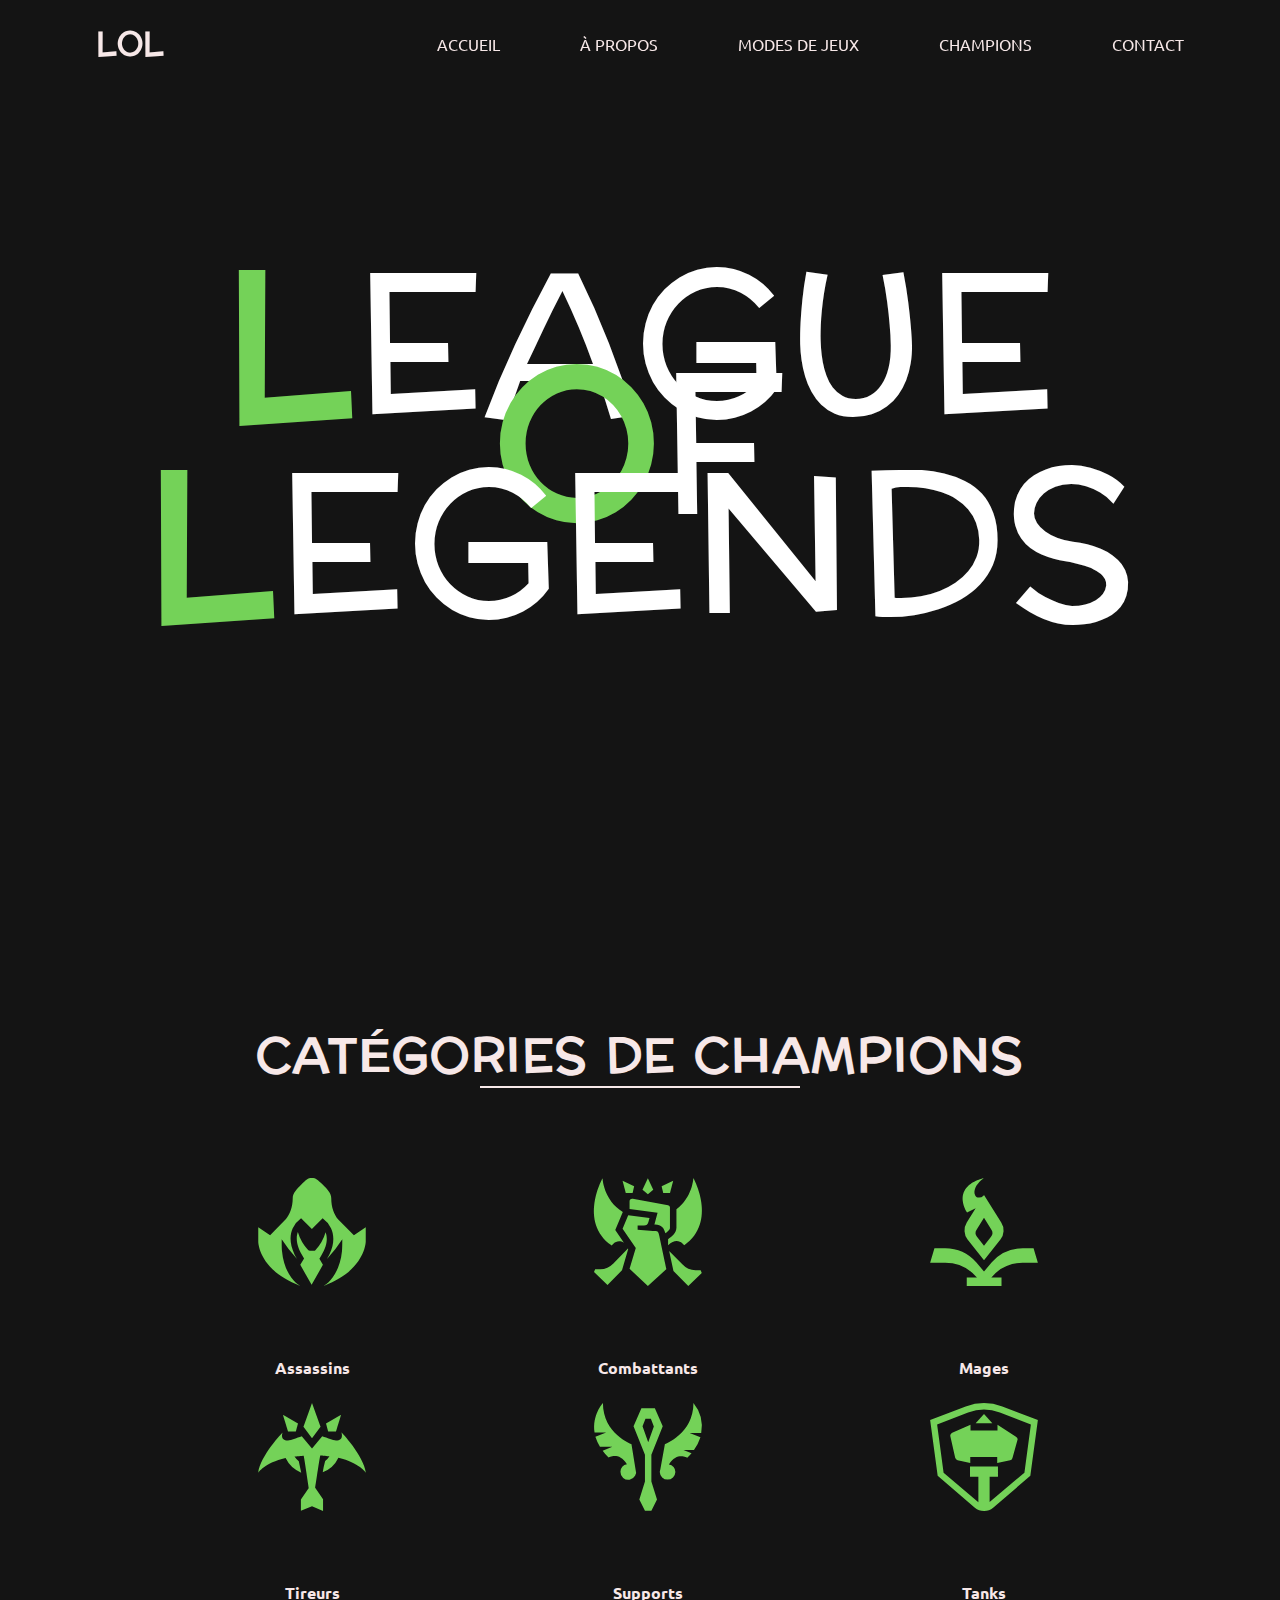
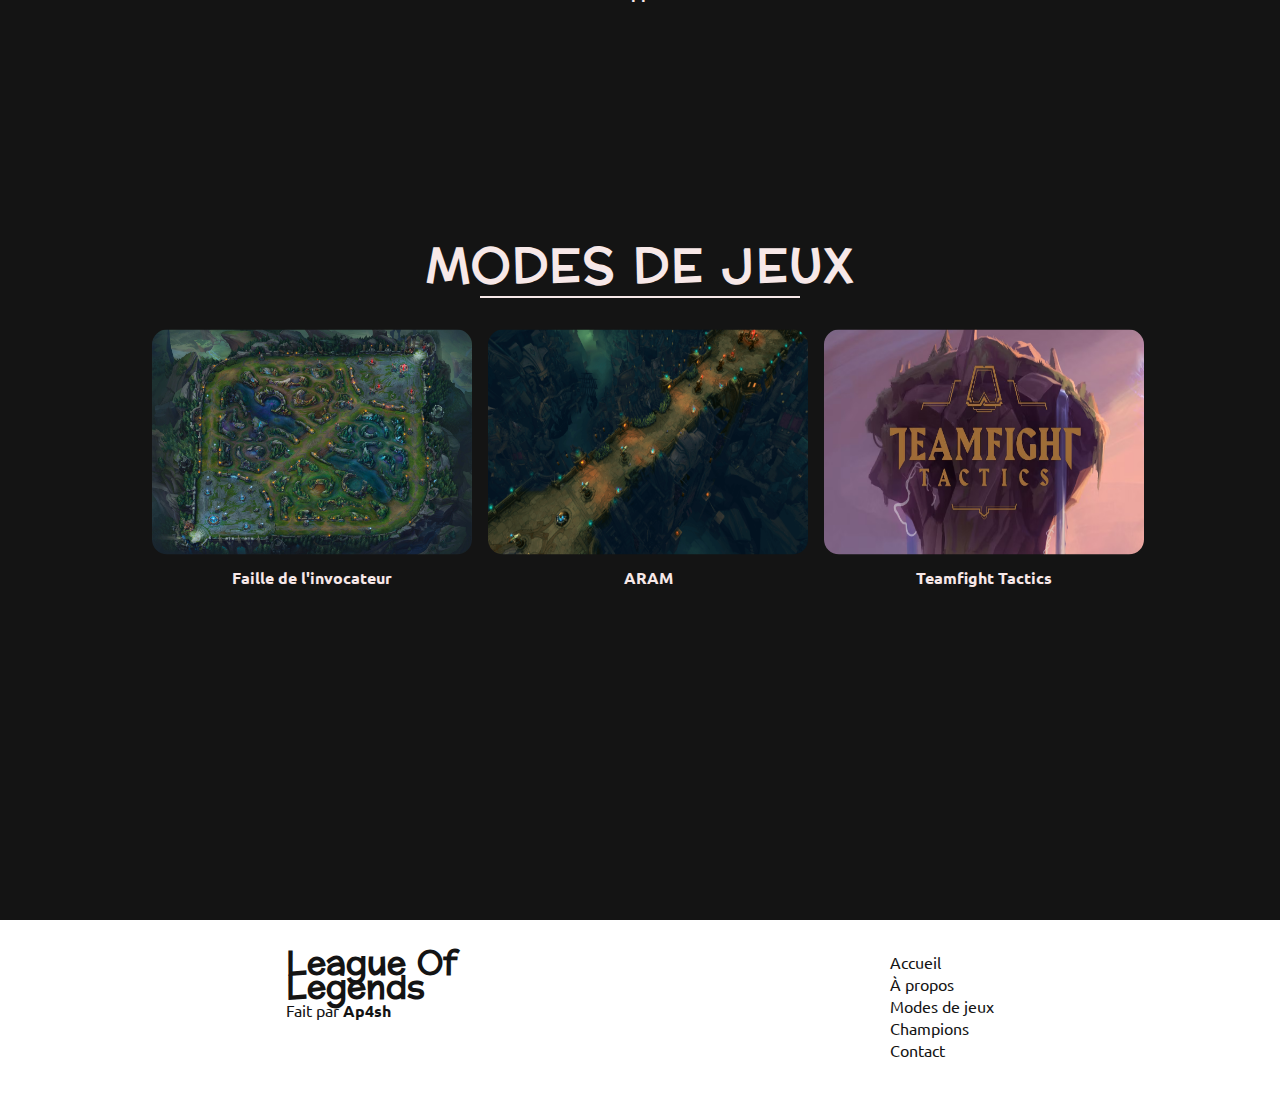
<file: index.html>
<!DOCTYPE html>
<html lang="en">
	<head>
		<!-- Métadonnées du document -->
		<meta charset="UTF-8" />
		<meta name="viewport" content="width=device-width, initial-scale=1.0" />
		<!-- Titre de la page -->
		<title>League Of Legends</title>
		<!-- Liens vers les feuilles de style -->
		<link rel="stylesheet" href="./public/css/main.css" />
		<link rel="stylesheet" href="./public/css/index.css" />
	</head>
	<body>
		<!-- Conteneur principal de la page -->
		<div class="container">
			<!-- Section principale de la page -->
			<section class="mainSection">
				<!-- Barre de navigation -->
				<nav>
					<!-- Logo de la barre de navigation -->
					<div class="navLogo">
						<a href="#">LOL</a>
					</div>
					<!-- Liens de navigation -->
					<div class="navLinks">
						<a href="index.html">Accueil</a>
						<a href="apropos.html">À propos</a>
						<a href="modes.html">Modes de jeux</a>
						<a href="champions.html">Champions</a>
						<a href="contact.html">Contact</a>
					</div>
				</nav>
				<!-- Titre principal de la page -->
				<h1>
					<span>L</span>eague <span>O</span>f <span>L</span>egends
				</h1>
			</section>

			<!-- Section des catégories d'agents -->
			<section class="agentsCategories">
				<!-- Titre des catégories d'agents -->
				<h1 class="title">Catégories de champions</h1>
				<!-- Catégories d'agents -->
				<div class="categories">
					<!-- Carrousel des catégories d'agents -->
					<div class="carousel">
						<!-- Catégorie d'Assassins -->
						<div class="category">
							<svg viewBox="0 0 100 100">
								<path
									d="M56.59,73.71l1.67-2.88c5.75-9.34,5.51-16,3.83-20.59a39.78,39.78,0,0,1-9.1,16,2,2,0,0,1-1.43.48H48.2A2.17,2.17,0,0,1,46.53,66a39.78,39.78,0,0,1-9.1-16c-1.68,4.55-1.68,11.26,3.83,20.59l1.68,2.88-3.36,5.75h0L49.64,96.94,59.7,79.22Z"
								></path>
								<path
									d="M73.11,38.74c-3.35-4.31-6-10-6-18.91,0-4.07-3.59-8.15-7.66-12-4.79-4.31-5.75-5.74-9.58-5.74h0c-3.83,0-4.79,1.43-9.34,5.74-4.07,3.83-7.66,7.91-7.66,12,0,8.86-2.88,14.6-6,18.68L12.76,52.87,2.23,45.69V58.62S2.47,84,39.58,97.89c0,0-14.13-7.18-16.28-31.13-.24-1.67-.24-9.1-.24-10.29A119.77,119.77,0,0,0,36.71,74h0c-.72-1.2-1.44-2.64-2.16-3.83-5-10.54-4.07-18.2-1.67-23.47a22.77,22.77,0,0,1,7.42-8.86l9.58,9.58h0l9.58-9.58a22.77,22.77,0,0,1,7.42,8.86c2.4,5.27,3.59,12.93-1.43,23.23C64.73,71.31,64,72.51,63.29,74h0A119.77,119.77,0,0,0,76.94,56.47c0,1.19,0,8.62-.24,10.29C74.31,90.71,60.42,97.89,60.42,97.89,97.53,84,97.77,58.62,97.77,58.62V45.69L87.24,52.87Z"
								></path>
							</svg>
							<h1 class="categoryName">Assassins</h1>
						</div>
						<!-- Catégorie de Combattants -->
						<div class="category">
							<svg viewBox="0 0 100 100">
								<path
									d="M67.84,56.35v5.5h0c8.62-8.62,14.37,0,14.37,0C112.14,40.78,90.35,2,90.35,2s-.72,17.24-15.08,27.77V46.29c-.24,4.79-3.84,7.9-7.43,10.06"
								></path>
								<path
									d="M17.79,62.09s4.07-6.46,10.78-2.63L20.91,48.2l6.7-16c-17.24-10.54-18-29.93-18-29.93S-12.14,41,17.79,62.09"
								></path>
								<path
									d="M26.89,83.89,32.4,65.21l-.24-.48L19.23,77.9A17.78,17.78,0,0,1,7.5,83.17H3L2,85.56l12,11.5Z"
								></path>
								<path
									d="M92.27,83.89a16.24,16.24,0,0,1-11.74-5.27L68.8,66.88,72.63,84.6,85.8,98l12-11.49-1-2.4Z"
								></path>
								<path
									d="M55.87,42.7c0,.24-.24.48-.24.71h.72c5.75.48,7.66,2.64,9.1,7.67a9.35,9.35,0,0,0,2.39-1.92c1-1,1.68-1.67,1.68-2.63V28.09a2,2,0,0,0-1.68-1.92L36.47,20.43H36a2.39,2.39,0,0,0-2.39,2.39v6.71l24.9,3.35Z"
								></path>
								<path
									d="M60.18,54c-1.2-5.27-1.44-4.55-5.75-4.79L40.78,48V44.13h5.51A4.09,4.09,0,0,0,50.36,41l1-3.35L32.4,35l-5,12.22,11.74,17L33.6,82.69,49.88,98,66.41,82.93s-6.23-28.5-6.23-29"
								></path>
								<path
									d="M49.88,2.23,45.09,12.52l4.79,3.83,4.79-3.83Z"
								></path>
								<path d="M62.1,9.41l1.43,6h6l2.87-11Z"></path>
								<path
									d="M30.25,15.4h6l.24-.72,1.2-5.27-10.3-5Z"
								></path>
							</svg>
							<h1 class="categoryName">Combattants</h1>
						</div>
						<!-- Catégorie de Mages -->
						<div class="category">
							<svg viewBox="0 0 100 100">
								<path
									d="M84.48,77.3H97.89L94.06,64.37H84.48A36.73,36.73,0,0,0,56.94,76.82L50,85l-6.94-8.14A36.73,36.73,0,0,0,15.52,64.37H5.94L2.11,77.3H15.52A36.73,36.73,0,0,1,43.06,89.75l.71.72h-9.1v7.42h30.9V90.47h-9.1l.71-.72A35.85,35.85,0,0,1,84.48,77.3"
								></path>
								<path
									d="M56.23,54.31,50,62.21l-6.23-7.9a5.42,5.42,0,0,1-.24-6.47L50,37.31l6.47,10.53a5.42,5.42,0,0,1-.24,6.47M42.58,28.93,34.67,41.62a13.37,13.37,0,0,0,.72,15.09L50,75.14,64.61,56.71a13,13,0,0,0,.72-15.09L50,17l-.48.72a5.58,5.58,0,0,1-4.31,1.68c-4.07,0-7.18-8.62,4.55-17.24,0,0-28.74,5.5-14.85,30.41Z"
								></path>
							</svg>
							<h1 class="categoryName">Mages</h1>
						</div>
					</div>
					<div class="carousel">
						<!-- Catégorie de Tireurs -->
						<div class="category">
							<svg viewBox="0 0 100 100">
								<path
									d="M28.69,27.25h6.94l1.92-6.94L24.14,12.4Z"
								></path>
								<path
									d="M71.31,27.25,75.86,12.4,62.45,20.31l1.92,6.94Z"
								></path>
								<path
									d="M71.31,35.39c-1.43,0-12.21-3.83-12.21-3.83L50,42.34,40.9,31.56s-10.54,3.83-12.21,3.83c-7.67,0-4.79-7.18-4.79-7.18S4.26,48.32,2.11,64.13c0,0,5.74-8.86,24.42-13.17A26.22,26.22,0,0,0,40.42,63.89c-.72-3.11-1.44-6.71-2.15-10.06a22.36,22.36,0,0,1-3.84-4.31c.72,0,7.19-.72,8.15-.72.71,2.64,4.55,28.74,4.55,28.74l-7,10.3v10L50,93.82l9.82,4.07V87.6l-7-10.3s3.84-26.1,4.55-28.74c.72,0,7.19.72,8.15.72a16.52,16.52,0,0,1-3.84,4.31,98.08,98.08,0,0,0-2.15,10.06A25.33,25.33,0,0,0,73.47,50.72c18.68,4.55,24.42,13.17,24.42,13.17C95.74,48.32,76.1,28,76.1,28s2.88,7.42-4.79,7.42"
								></path>
								<path
									d="M50,2.11,42.34,23.42h.24L50,33.24l7.42-9.82h.24Z"
								></path>
							</svg>
							<h1 class="categoryName">Tireurs</h1>
						</div>
						<!-- Catégorie de Supports -->
						<div class="category">
							<svg viewBox="0 0 100 100">
								<path
									d="M90.4,2.11C90.4,29.41,65,38.74,65,38.74L60.94,61a8.39,8.39,0,0,0-.48,2.39,6.95,6.95,0,0,0,13.89,0,6.7,6.7,0,0,0-5.75-6.7c6.71-11.5,16.29-6,16.29-6,1.43-1.44,2.63-2.88,3.83-4.07l-7.19-2.88h9.34a38.5,38.5,0,0,0,5.75-11.25L87,28.69h10.3A33,33,0,0,0,90.4,2.11"
								></path>
								<path
									d="M35.32,38.74S9.93,29.41,9.93,2.11c0,0-9.82,10.77-7.42,26.1h10.3L3.23,32A41.09,41.09,0,0,0,7.3,40.9h11L9.69,44.49a39.83,39.83,0,0,0,5.27,6s9.58-5.51,16.29,6a6.7,6.7,0,0,0-5.75,6.7,6.95,6.95,0,1,0,13.41-2.39Z"
								></path>
								<path
									d="M45.14,22.7,47.77,16h4.79l2.63,6.94-5,13.89Zm-1-16-7,16L47.29,48.08V71.79l-5,16,5,10H53l5-10-5-16V48.08L63.1,22.7l-7-16Z"
								></path>
							</svg>

							<h1 class="categoryName">Supports</h1>
						</div>
						<!-- Catégorie de Tanks -->
						<div class="category">
							<svg viewBox="0 0 100 100">
								<path
									d="M85.92,63.89,55,90V67.48h7.42v-9.1H37.55v9.1H45V90.23L14.08,63.89,8.33,21,35.87,10.49a39.13,39.13,0,0,1,28.26,0L91.67,21ZM66.28,5A47.61,47.61,0,0,0,33.72,5L2.11,17.19l6.7,49.57L41.86,95A13,13,0,0,0,50,97.89,12.5,12.5,0,0,0,58.14,95L91.19,66.76l6.7-49.57Z"
								></path>
								<path
									d="M78.74,32.28,62,21.26v5.27H38V21.26L21.74,28.45a2.9,2.9,0,0,0-1.67,3.11l4.31,19.16a3.22,3.22,0,0,0,2.15,2.15l11.26,2.4V50H61.73v5.27l11.5-2.4a2.52,2.52,0,0,0,2.15-2.15l4.31-15.57a2.39,2.39,0,0,0-1-2.87"
								></path>
								<path d="M57.42,20.07H42.58L50,11.68Z"></path>
							</svg>
							<h1 class="categoryName">Tanks</h1>
						</div>
					</div>
				</div>
			</section>

			<!-- Section des modes de jeux -->
			<section class="agentsCategories">
				<!-- Titre des modes de jeux -->
				<h1 class="title">Modes de jeux</h1>
				<!-- Catégories des modes de jeux -->
				<div class="categories">
					<!-- Carrousel des modes de jeux -->
					<div class="carousel">
						<!-- Catégorie Faille de l'invocateur -->
						<div class="category">
							<img
								src="./public/assets/png/faille.webp"
								alt="faille invocateur"
							/>
							<h1 class="place">Faille de l'invocateur</h1>
						</div>
						<!-- Catégorie ARAM -->
						<div class="category">
							<img
								src="./public/assets/png/aram.png"
								alt="aram"
							/>
							<h1 class="place">ARAM</h1>
						</div>
						<!-- Catégorie Teamfight Tactics -->
						<div class="category">
							<img
								src="./public/assets/png/teamfight.avif"
								alt="teamfight Tactics"
							/>
							<h1 class="place">Teamfight Tactics</h1>
						</div>
					</div>
				</div>
			</section>

			<!-- Section du pied de page -->
			<section class="footer">
				<!-- Grille du pied de page -->
				<div class="grid">
					<!-- Partie gauche du pied de page -->
					<div class="leftSide">
						<!-- Titre du pied de page -->
						<h1 class="title">League Of Legends</h1>
						<p>Fait par <b>Ap4sh</b></p>
					</div>
					<!-- Partie droite du pied de page -->
					<div class="rightSide">
						<!-- Liste des liens de navigation dans le pied de page -->
						<ul>
							<li><a href="index.html">Accueil</a></li>
							<li><a href="apropos.html">À propos</a></li>
							<li><a href="modes.html">Modes de jeux</a></li>
							<li><a href="champions.html">Champions</a></li>
							<li><a href="contact.html">Contact</a></li>
						</ul>
					</div>
				</div>
			</section>
		</div>
	</body>
</html>
</file>
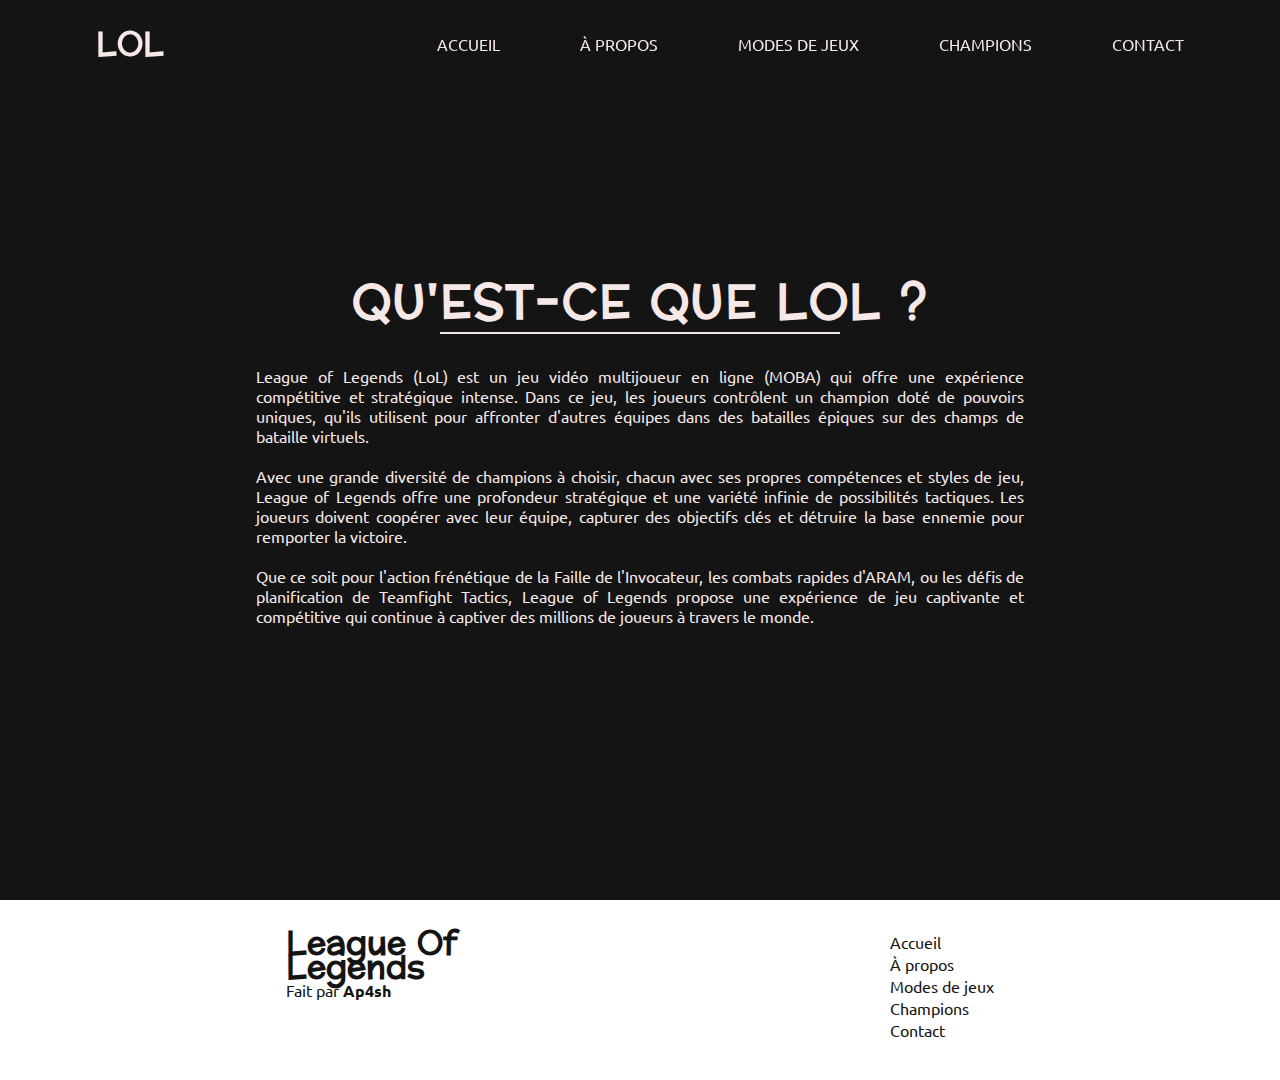
<file: apropos.html>
<!DOCTYPE html>
<html lang="en">
	<head>
		<!-- Métadonnées du document -->
		<meta charset="UTF-8" />
		<meta name="viewport" content="width=device-width, initial-scale=1.0" />
		<!-- Titre de la page -->
		<title>League Of Legends</title>
		<!-- Liens vers les feuilles de style -->
		<link rel="stylesheet" href="./public/css/main.css" />
		<link rel="stylesheet" href="./public/css/apropos.css" />
	</head>
	<body>
		<!-- Conteneur principal de la page -->
		<div class="container">
			<!-- Section principale de la page -->
			<nav>
				<!-- Logo de la barre de navigation -->
				<div class="navLogo">
					<a href="#">LOL</a>
				</div>
				<!-- Liens de navigation -->
				<div class="navLinks">
					<a href="index.html">Accueil</a>
					<a href="apropos.html">À propos</a>
					<a href="modes.html">Modes de jeux</a>
					<a href="champions.html">Champions</a>
					<a href="contact.html">Contact</a>
				</div>
			</nav>

			<section class="content">
				<div class="title">
					<h1>Qu'est-ce que LoL ?</h1>
				</div>

				<p class="description">
					League of Legends (LoL) est un jeu vidéo multijoueur en
					ligne (MOBA) qui offre une expérience compétitive et
					stratégique intense. Dans ce jeu, les joueurs contrôlent un
					champion doté de pouvoirs uniques, qu'ils utilisent pour
					affronter d'autres équipes dans des batailles épiques sur
					des champs de bataille virtuels.

					<br /><br />Avec une grande diversité de champions à
					choisir, chacun avec ses propres compétences et styles de
					jeu, League of Legends offre une profondeur stratégique et
					une variété infinie de possibilités tactiques. Les joueurs
					doivent coopérer avec leur équipe, capturer des objectifs
					clés et détruire la base ennemie pour remporter la victoire.

					<br /><br />Que ce soit pour l'action frénétique de la
					Faille de l'Invocateur, les combats rapides d'ARAM, ou les
					défis de planification de Teamfight Tactics, League of
					Legends propose une expérience de jeu captivante et
					compétitive qui continue à captiver des millions de joueurs
					à travers le monde.
				</p>
			</section>

			<!-- Section du pied de page -->
			<section class="footer">
				<!-- Grille du pied de page -->
				<div class="grid">
					<!-- Partie gauche du pied de page -->
					<div class="leftSide">
						<!-- Titre du pied de page -->
						<h1 class="title">League Of Legends</h1>
						<p>Fait par <b>Ap4sh</b></p>
					</div>
					<!-- Partie droite du pied de page -->
					<div class="rightSide">
						<!-- Liste des liens de navigation dans le pied de page -->
						<ul>
							<li><a href="index.html">Accueil</a></li>
							<li><a href="apropos.html">À propos</a></li>
							<li><a href="modes.html">Modes de jeux</a></li>
							<li><a href="champions.html">Champions</a></li>
							<li><a href="contact.html">Contact</a></li>
						</ul>
					</div>
				</div>
			</section>
		</div>
	</body>
</html>
</file>
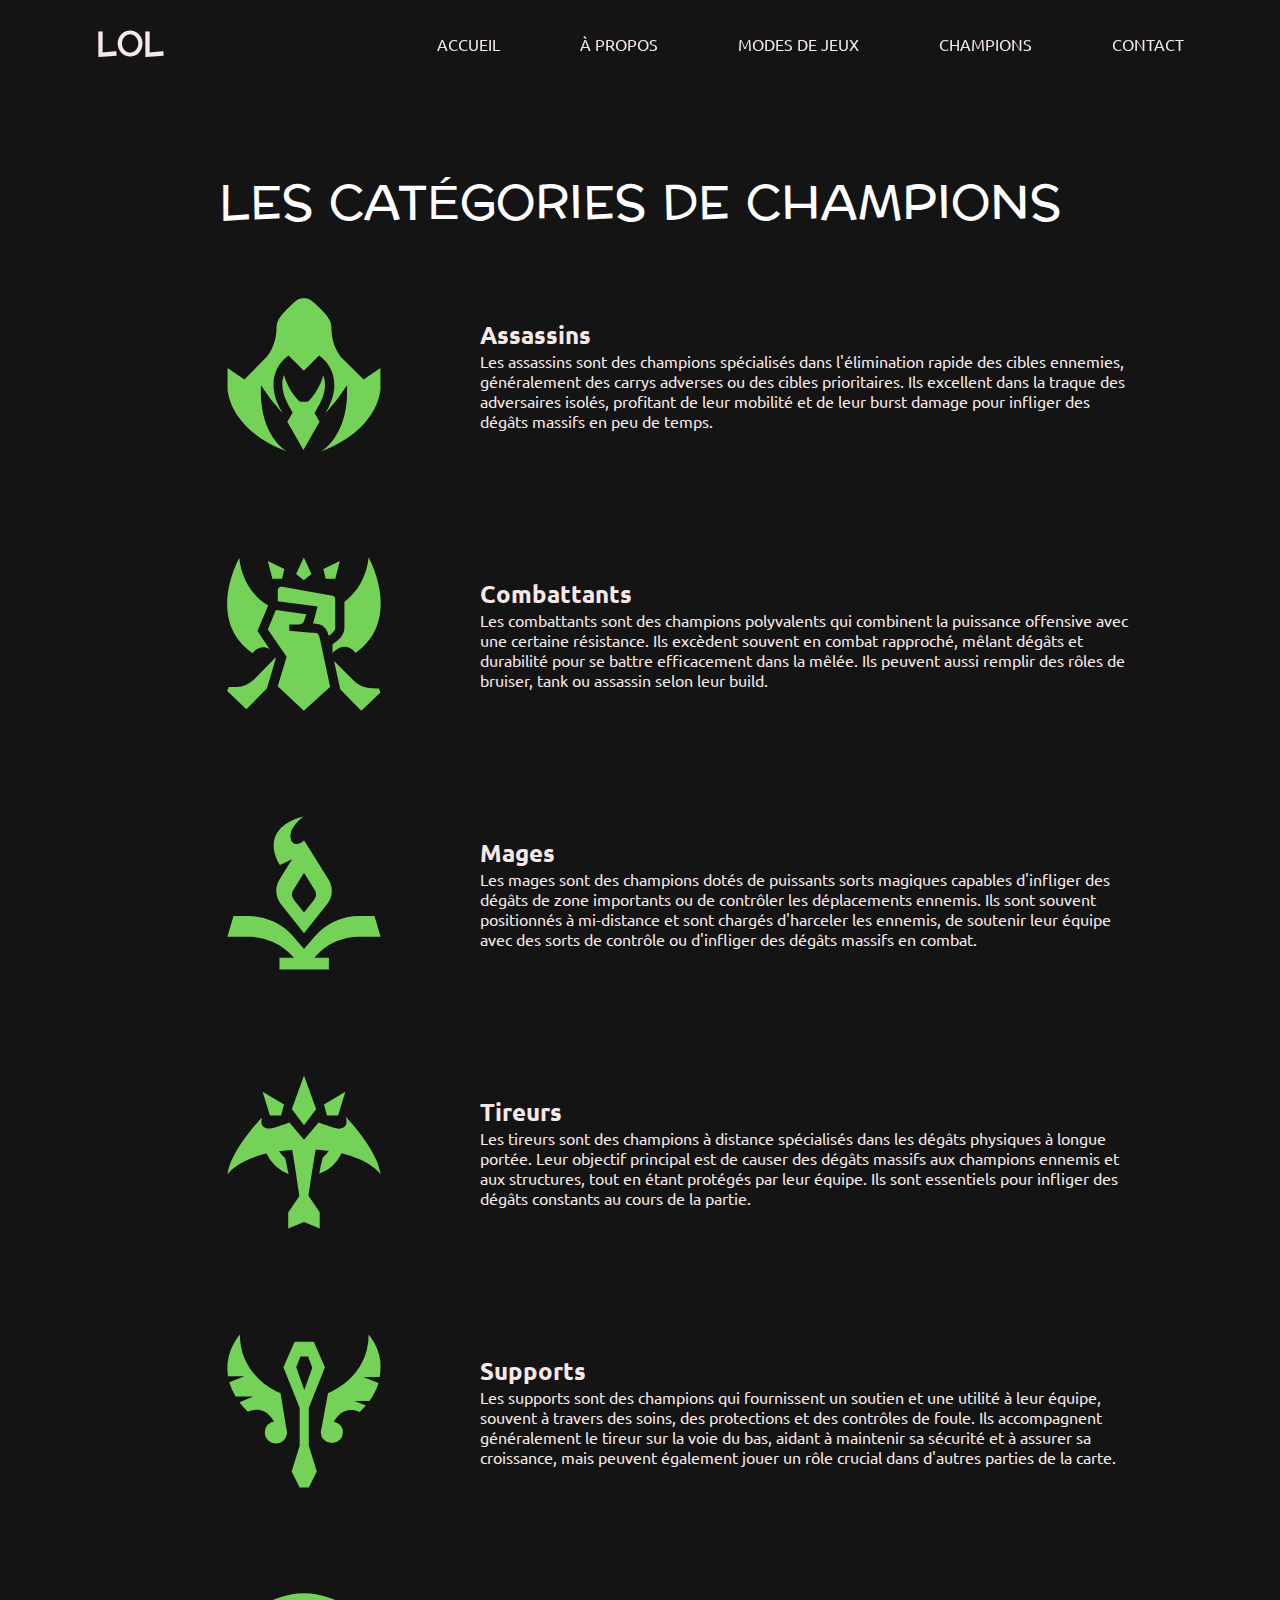
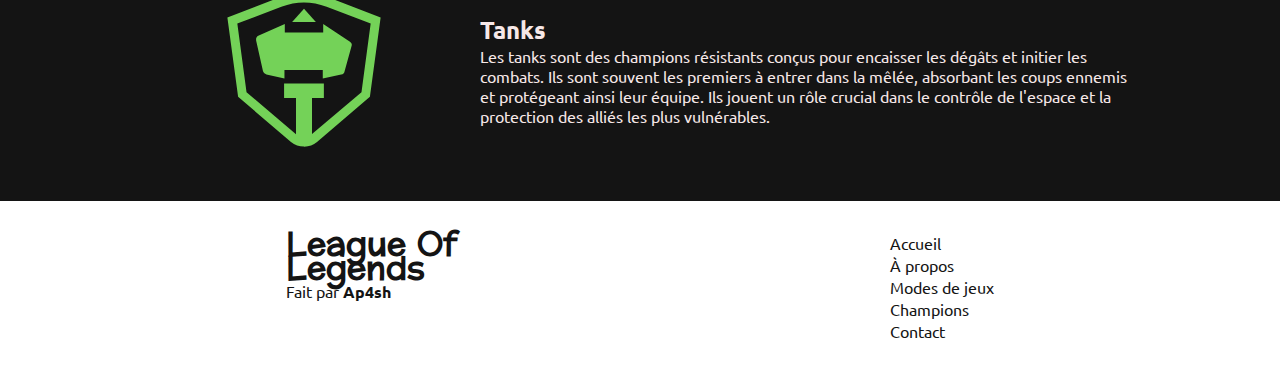
<file: champions.html>
<!DOCTYPE html>
<html lang="en">
	<head>
		<!-- Métadonnées du document -->
		<meta charset="UTF-8" />
		<meta name="viewport" content="width=device-width, initial-scale=1.0" />
		<!-- Titre de la page -->
		<title>League Of Legends</title>
		<!-- Liens vers les feuilles de style -->
		<link rel="stylesheet" href="./public/css/main.css" />
		<link rel="stylesheet" href="./public/css/champions.css" />
	</head>
	<body>
		<!-- Conteneur principal de la page -->
		<div class="container">
			<!-- Section principale de la page -->
			<nav>
				<!-- Logo de la barre de navigation -->
				<div class="navLogo">
					<a href="#">LOL</a>
				</div>
				<!-- Liens de navigation -->
				<div class="navLinks">
					<a href="index.html">Accueil</a>
					<a href="apropos.html">À propos</a>
					<a href="modes.html">Modes de jeux</a>
					<a href="champions.html">Champions</a>
					<a href="contact.html">Contact</a>
				</div>
			</nav>

			<section class="categories">
				<div>
					<h1 class="title">Les catégories de champions</h1>
				</div>

				<div class="categorie">
					<div class="img">
						<svg viewBox="0 0 100 100">
							<path
								d="M56.59,73.71l1.67-2.88c5.75-9.34,5.51-16,3.83-20.59a39.78,39.78,0,0,1-9.1,16,2,2,0,0,1-1.43.48H48.2A2.17,2.17,0,0,1,46.53,66a39.78,39.78,0,0,1-9.1-16c-1.68,4.55-1.68,11.26,3.83,20.59l1.68,2.88-3.36,5.75h0L49.64,96.94,59.7,79.22Z"
							></path>
							<path
								d="M73.11,38.74c-3.35-4.31-6-10-6-18.91,0-4.07-3.59-8.15-7.66-12-4.79-4.31-5.75-5.74-9.58-5.74h0c-3.83,0-4.79,1.43-9.34,5.74-4.07,3.83-7.66,7.91-7.66,12,0,8.86-2.88,14.6-6,18.68L12.76,52.87,2.23,45.69V58.62S2.47,84,39.58,97.89c0,0-14.13-7.18-16.28-31.13-.24-1.67-.24-9.1-.24-10.29A119.77,119.77,0,0,0,36.71,74h0c-.72-1.2-1.44-2.64-2.16-3.83-5-10.54-4.07-18.2-1.67-23.47a22.77,22.77,0,0,1,7.42-8.86l9.58,9.58h0l9.58-9.58a22.77,22.77,0,0,1,7.42,8.86c2.4,5.27,3.59,12.93-1.43,23.23C64.73,71.31,64,72.51,63.29,74h0A119.77,119.77,0,0,0,76.94,56.47c0,1.19,0,8.62-.24,10.29C74.31,90.71,60.42,97.89,60.42,97.89,97.53,84,97.77,58.62,97.77,58.62V45.69L87.24,52.87Z"
							></path>
						</svg>
					</div>
					<div class="main">
						<div class="infos">
							<h2 class="name">Assassins</h2>
						</div>

						<p>
							Les assassins sont des champions spécialisés dans
							l'élimination rapide des cibles ennemies,
							généralement des carrys adverses ou des cibles
							prioritaires. Ils excellent dans la traque des
							adversaires isolés, profitant de leur mobilité et de
							leur burst damage pour infliger des dégâts massifs
							en peu de temps.
						</p>
					</div>
				</div>

				<div class="categorie">
					<div class="img">
						<svg viewBox="0 0 100 100">
							<path
								d="M67.84,56.35v5.5h0c8.62-8.62,14.37,0,14.37,0C112.14,40.78,90.35,2,90.35,2s-.72,17.24-15.08,27.77V46.29c-.24,4.79-3.84,7.9-7.43,10.06"
							></path>
							<path
								d="M17.79,62.09s4.07-6.46,10.78-2.63L20.91,48.2l6.7-16c-17.24-10.54-18-29.93-18-29.93S-12.14,41,17.79,62.09"
							></path>
							<path
								d="M26.89,83.89,32.4,65.21l-.24-.48L19.23,77.9A17.78,17.78,0,0,1,7.5,83.17H3L2,85.56l12,11.5Z"
							></path>
							<path
								d="M92.27,83.89a16.24,16.24,0,0,1-11.74-5.27L68.8,66.88,72.63,84.6,85.8,98l12-11.49-1-2.4Z"
							></path>
							<path
								d="M55.87,42.7c0,.24-.24.48-.24.71h.72c5.75.48,7.66,2.64,9.1,7.67a9.35,9.35,0,0,0,2.39-1.92c1-1,1.68-1.67,1.68-2.63V28.09a2,2,0,0,0-1.68-1.92L36.47,20.43H36a2.39,2.39,0,0,0-2.39,2.39v6.71l24.9,3.35Z"
							></path>
							<path
								d="M60.18,54c-1.2-5.27-1.44-4.55-5.75-4.79L40.78,48V44.13h5.51A4.09,4.09,0,0,0,50.36,41l1-3.35L32.4,35l-5,12.22,11.74,17L33.6,82.69,49.88,98,66.41,82.93s-6.23-28.5-6.23-29"
							></path>
							<path
								d="M49.88,2.23,45.09,12.52l4.79,3.83,4.79-3.83Z"
							></path>
							<path d="M62.1,9.41l1.43,6h6l2.87-11Z"></path>
							<path
								d="M30.25,15.4h6l.24-.72,1.2-5.27-10.3-5Z"
							></path>
						</svg>
					</div>
					<div class="main">
						<div class="infos">
							<h2 class="name">Combattants</h2>
						</div>

						<p>
							Les combattants sont des champions polyvalents qui
							combinent la puissance offensive avec une certaine
							résistance. Ils excèdent souvent en combat
							rapproché, mêlant dégâts et durabilité pour se
							battre efficacement dans la mêlée. Ils peuvent aussi
							remplir des rôles de bruiser, tank ou assassin selon
							leur build.
						</p>
					</div>
				</div>

				<div class="categorie">
					<div class="img">
						<svg viewBox="0 0 100 100">
							<path
								d="M84.48,77.3H97.89L94.06,64.37H84.48A36.73,36.73,0,0,0,56.94,76.82L50,85l-6.94-8.14A36.73,36.73,0,0,0,15.52,64.37H5.94L2.11,77.3H15.52A36.73,36.73,0,0,1,43.06,89.75l.71.72h-9.1v7.42h30.9V90.47h-9.1l.71-.72A35.85,35.85,0,0,1,84.48,77.3"
							></path>
							<path
								d="M56.23,54.31,50,62.21l-6.23-7.9a5.42,5.42,0,0,1-.24-6.47L50,37.31l6.47,10.53a5.42,5.42,0,0,1-.24,6.47M42.58,28.93,34.67,41.62a13.37,13.37,0,0,0,.72,15.09L50,75.14,64.61,56.71a13,13,0,0,0,.72-15.09L50,17l-.48.72a5.58,5.58,0,0,1-4.31,1.68c-4.07,0-7.18-8.62,4.55-17.24,0,0-28.74,5.5-14.85,30.41Z"
							></path>
						</svg>
					</div>
					<div class="main">
						<div class="infos">
							<h2 class="name">Mages</h2>
						</div>

						<p>
							Les mages sont des champions dotés de puissants
							sorts magiques capables d'infliger des dégâts de
							zone importants ou de contrôler les déplacements
							ennemis. Ils sont souvent positionnés à mi-distance
							et sont chargés d'harceler les ennemis, de soutenir
							leur équipe avec des sorts de contrôle ou d'infliger
							des dégâts massifs en combat.
						</p>
					</div>
				</div>

				<div class="categorie">
					<div class="img">
						<svg viewBox="0 0 100 100">
							<path
								d="M28.69,27.25h6.94l1.92-6.94L24.14,12.4Z"
							></path>
							<path
								d="M71.31,27.25,75.86,12.4,62.45,20.31l1.92,6.94Z"
							></path>
							<path
								d="M71.31,35.39c-1.43,0-12.21-3.83-12.21-3.83L50,42.34,40.9,31.56s-10.54,3.83-12.21,3.83c-7.67,0-4.79-7.18-4.79-7.18S4.26,48.32,2.11,64.13c0,0,5.74-8.86,24.42-13.17A26.22,26.22,0,0,0,40.42,63.89c-.72-3.11-1.44-6.71-2.15-10.06a22.36,22.36,0,0,1-3.84-4.31c.72,0,7.19-.72,8.15-.72.71,2.64,4.55,28.74,4.55,28.74l-7,10.3v10L50,93.82l9.82,4.07V87.6l-7-10.3s3.84-26.1,4.55-28.74c.72,0,7.19.72,8.15.72a16.52,16.52,0,0,1-3.84,4.31,98.08,98.08,0,0,0-2.15,10.06A25.33,25.33,0,0,0,73.47,50.72c18.68,4.55,24.42,13.17,24.42,13.17C95.74,48.32,76.1,28,76.1,28s2.88,7.42-4.79,7.42"
							></path>
							<path
								d="M50,2.11,42.34,23.42h.24L50,33.24l7.42-9.82h.24Z"
							></path>
						</svg>
					</div>
					<div class="main">
						<div class="infos">
							<h2 class="name">Tireurs</h2>
						</div>

						<p>
							Les tireurs sont des champions à distance
							spécialisés dans les dégâts physiques à longue
							portée. Leur objectif principal est de causer des
							dégâts massifs aux champions ennemis et aux
							structures, tout en étant protégés par leur équipe.
							Ils sont essentiels pour infliger des dégâts
							constants au cours de la partie.
						</p>
					</div>
				</div>

				<div class="categorie">
					<div class="img">
						<svg viewBox="0 0 100 100">
							<path
								d="M90.4,2.11C90.4,29.41,65,38.74,65,38.74L60.94,61a8.39,8.39,0,0,0-.48,2.39,6.95,6.95,0,0,0,13.89,0,6.7,6.7,0,0,0-5.75-6.7c6.71-11.5,16.29-6,16.29-6,1.43-1.44,2.63-2.88,3.83-4.07l-7.19-2.88h9.34a38.5,38.5,0,0,0,5.75-11.25L87,28.69h10.3A33,33,0,0,0,90.4,2.11"
							></path>
							<path
								d="M35.32,38.74S9.93,29.41,9.93,2.11c0,0-9.82,10.77-7.42,26.1h10.3L3.23,32A41.09,41.09,0,0,0,7.3,40.9h11L9.69,44.49a39.83,39.83,0,0,0,5.27,6s9.58-5.51,16.29,6a6.7,6.7,0,0,0-5.75,6.7,6.95,6.95,0,1,0,13.41-2.39Z"
							></path>
							<path
								d="M45.14,22.7,47.77,16h4.79l2.63,6.94-5,13.89Zm-1-16-7,16L47.29,48.08V71.79l-5,16,5,10H53l5-10-5-16V48.08L63.1,22.7l-7-16Z"
							></path>
						</svg>
					</div>
					<div class="main">
						<div class="infos">
							<h2 class="name">Supports</h2>
						</div>

						<p>
							Les supports sont des champions qui fournissent un
							soutien et une utilité à leur équipe, souvent à
							travers des soins, des protections et des contrôles
							de foule. Ils accompagnent généralement le tireur
							sur la voie du bas, aidant à maintenir sa sécurité
							et à assurer sa croissance, mais peuvent également
							jouer un rôle crucial dans d'autres parties de la
							carte.
						</p>
					</div>
				</div>

				<div class="categorie">
					<div class="img">
						<svg viewBox="0 0 100 100">
							<path
								d="M85.92,63.89,55,90V67.48h7.42v-9.1H37.55v9.1H45V90.23L14.08,63.89,8.33,21,35.87,10.49a39.13,39.13,0,0,1,28.26,0L91.67,21ZM66.28,5A47.61,47.61,0,0,0,33.72,5L2.11,17.19l6.7,49.57L41.86,95A13,13,0,0,0,50,97.89,12.5,12.5,0,0,0,58.14,95L91.19,66.76l6.7-49.57Z"
							></path>
							<path
								d="M78.74,32.28,62,21.26v5.27H38V21.26L21.74,28.45a2.9,2.9,0,0,0-1.67,3.11l4.31,19.16a3.22,3.22,0,0,0,2.15,2.15l11.26,2.4V50H61.73v5.27l11.5-2.4a2.52,2.52,0,0,0,2.15-2.15l4.31-15.57a2.39,2.39,0,0,0-1-2.87"
							></path>
							<path d="M57.42,20.07H42.58L50,11.68Z"></path>
						</svg>
					</div>
					<div class="main">
						<div class="infos">
							<h2 class="name">Tanks</h2>
						</div>

						<p>
							Les tanks sont des champions résistants conçus pour
							encaisser les dégâts et initier les combats. Ils
							sont souvent les premiers à entrer dans la mêlée,
							absorbant les coups ennemis et protégeant ainsi leur
							équipe. Ils jouent un rôle crucial dans le contrôle
							de l'espace et la protection des alliés les plus
							vulnérables.
						</p>
					</div>
				</div>
			</section>

			<!-- Section du pied de page -->
			<section class="footer">
				<!-- Grille du pied de page -->
				<div class="grid">
					<!-- Partie gauche du pied de page -->
					<div class="leftSide">
						<!-- Titre du pied de page -->
						<h1 class="title">League Of Legends</h1>
						<p>Fait par <b>Ap4sh</b></p>
					</div>
					<!-- Partie droite du pied de page -->
					<div class="rightSide">
						<!-- Liste des liens de navigation dans le pied de page -->
						<ul>
							<li><a href="index.html">Accueil</a></li>
							<li><a href="apropos.html">À propos</a></li>
							<li><a href="modes.html">Modes de jeux</a></li>
							<li><a href="champions.html">Champions</a></li>
							<li><a href="contact.html">Contact</a></li>
						</ul>
					</div>
				</div>
			</section>
		</div>
	</body>
</html>
</file>
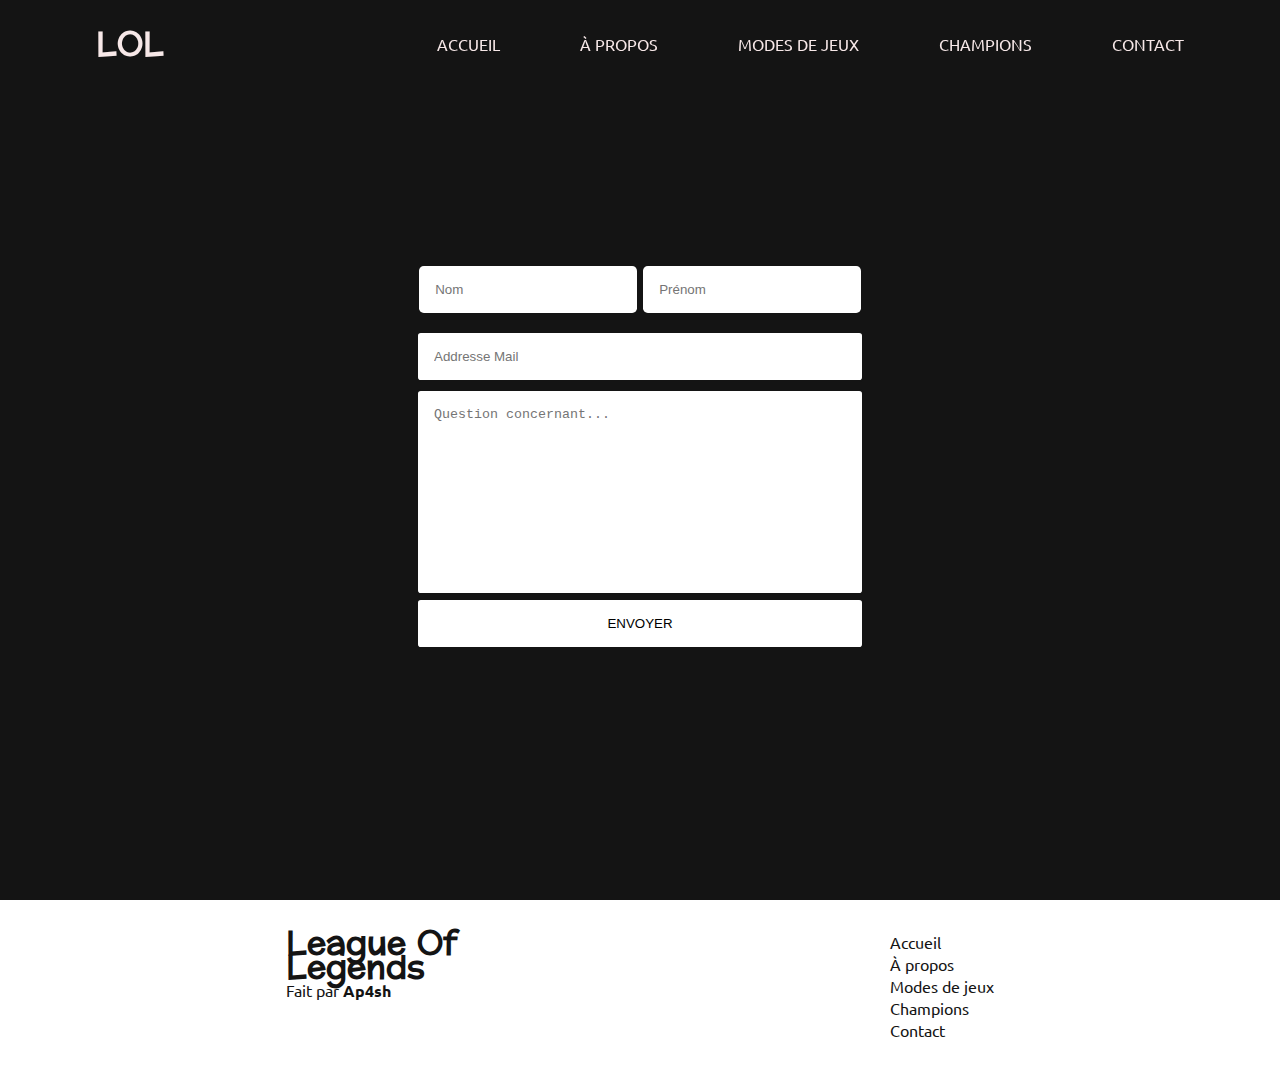
<file: contact.html>
<!DOCTYPE html>
<html lang="en">
	<head>
		<!-- Métadonnées du document -->
		<meta charset="UTF-8" />
		<meta name="viewport" content="width=device-width, initial-scale=1.0" />
		<!-- Titre de la page -->
		<title>League Of Legends</title>
		<!-- Liens vers les feuilles de style -->
		<link rel="stylesheet" href="./public/css/main.css" />
		<link rel="stylesheet" href="./public/css/contact.css" />
	</head>
	<body>
		<!-- Conteneur principal de la page -->
		<div class="container">
			<!-- Section principale de la page -->
			<nav>
				<!-- Logo de la barre de navigation -->
				<div class="navLogo">
					<a href="#">LOL</a>
				</div>
				<!-- Liens de navigation -->
				<div class="navLinks">
					<a href="index.html">Accueil</a>
					<a href="apropos.html">À propos</a>
					<a href="modes.html">Modes de jeux</a>
					<a href="champions.html">Champions</a>
					<a href="contact.html">Contact</a>
				</div>
			</nav>

			<section class="contact">
				<form action="contact.html" method="POST">
					<div class="firstRow">
						<input
							type="text"
							name="name"
							id="name"
							placeholder="Nom"
							spellcheck="false"
							autocomplete="family-name"
						/>

						<input
							type="text"
							name="firstname"
							id="firstname"
							placeholder="Prénom"
							spellcheck="false"
							autocomplete="given-name"
						/>
					</div>

					<input
						type="email"
						name="email"
						id="email"
						placeholder="Addresse Mail"
						spellcheck="false"
						autocomplete="email"
					/>

					<textarea
						name="message"
						id="message"
						placeholder="Question concernant..."
						spellcheck="false"
					></textarea>

					<button type="submit">Envoyer</button>
				</form>
			</section>

			<!-- Section du pied de page -->
			<section class="footer">
				<!-- Grille du pied de page -->
				<div class="grid">
					<!-- Partie gauche du pied de page -->
					<div class="leftSide">
						<!-- Titre du pied de page -->
						<h1 class="title">League Of Legends</h1>
						<p>Fait par <b>Ap4sh</b></p>
					</div>
					<!-- Partie droite du pied de page -->
					<div class="rightSide">
						<!-- Liste des liens de navigation dans le pied de page -->
						<ul>
							<li><a href="index.html">Accueil</a></li>
							<li><a href="apropos.html">À propos</a></li>
							<li><a href="modes.html">Modes de jeux</a></li>
							<li><a href="champions.html">Champions</a></li>
							<li><a href="contact.html">Contact</a></li>
						</ul>
					</div>
				</div>
			</section>
		</div>
	</body>
</html>
</file>
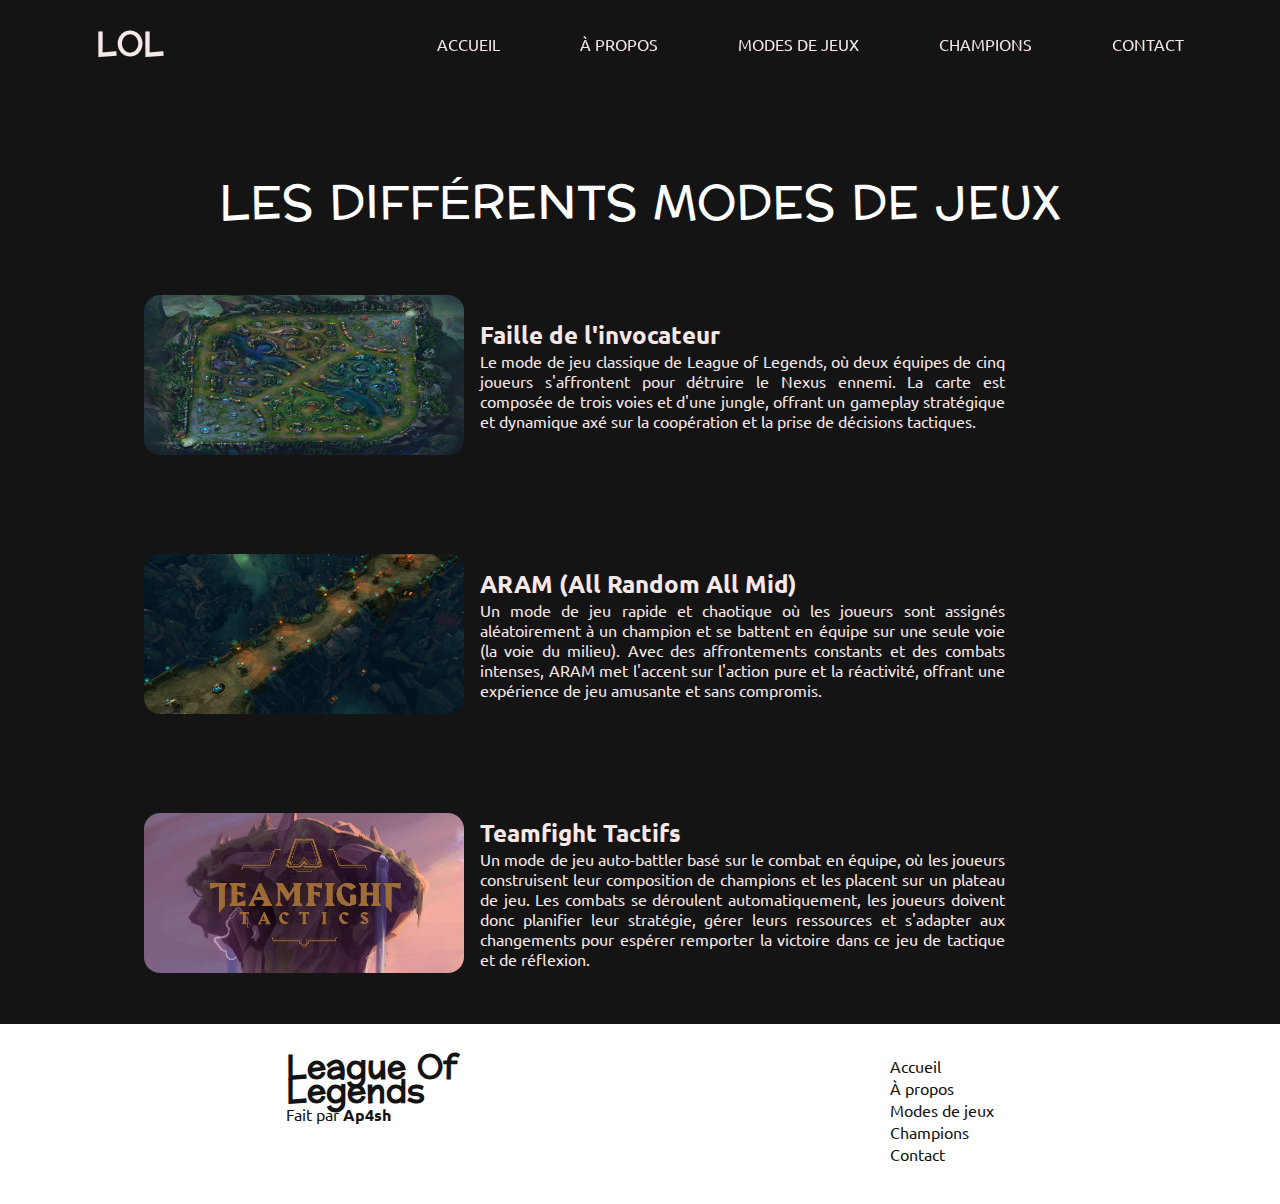
<file: modes.html>
<!DOCTYPE html>
<html lang="en">
	<head>
		<!-- Métadonnées du document -->
		<meta charset="UTF-8" />
		<meta name="viewport" content="width=device-width, initial-scale=1.0" />
		<!-- Titre de la page -->
		<title>League Of Legends</title>
		<!-- Liens vers les feuilles de style -->
		<link rel="stylesheet" href="./public/css/main.css" />
		<link rel="stylesheet" href="./public/css/modes.css" />
	</head>
	<body>
		<!-- Conteneur principal de la page -->
		<div class="container">
			<!-- Section principale de la page -->
			<nav>
				<!-- Logo de la barre de navigation -->
				<div class="navLogo">
					<a href="#">LOL</a>
				</div>
				<!-- Liens de navigation -->
				<div class="navLinks">
					<a href="index.html">Accueil</a>
					<a href="apropos.html">À propos</a>
					<a href="modes.html">Modes de jeux</a>
					<a href="champions.html">Champions</a>
					<a href="contact.html">Contact</a>
				</div>
			</nav>

			<section class="mdjs">
				<div>
					<h1 class="title">Les différents modes de jeux</h1>
				</div>

				<div class="mdj">
					<div class="img">
						<img
							src="./public/assets/png/faille.webp"
							alt="Faille invocateur"
						/>
					</div>
					<div class="main">
						<div class="infos">
							<h2 class="name">Faille de l'invocateur</h2>
						</div>

						<p class="desc">
							Le mode de jeu classique de League of Legends, où
							deux équipes de cinq joueurs s'affrontent pour
							détruire le Nexus ennemi. La carte est composée de
							trois voies et d'une jungle, offrant un gameplay
							stratégique et dynamique axé sur la coopération et
							la prise de décisions tactiques.
						</p>
					</div>
				</div>

				<div class="mdj">
					<div class="img">
						<img src="./public/assets/png/aram.png" alt="Aram" />
					</div>
					<div class="main">
						<div class="infos">
							<h2 class="name">ARAM (All Random All Mid)</h2>
						</div>

						<p class="desc">
							Un mode de jeu rapide et chaotique où les joueurs
							sont assignés aléatoirement à un champion et se
							battent en équipe sur une seule voie (la voie du
							milieu). Avec des affrontements constants et des
							combats intenses, ARAM met l'accent sur l'action
							pure et la réactivité, offrant une expérience de jeu
							amusante et sans compromis.
						</p>
					</div>
				</div>

				<div class="mdj">
					<div class="img">
						<img
							src="./public/assets/png/teamfight.avif"
							alt="Teamfight Tactics"
						/>
					</div>
					<div class="main">
						<div class="infos">
							<h2 class="name">Teamfight Tactifs</h2>
						</div>

						<p class="desc">
							Un mode de jeu auto-battler basé sur le combat en
							équipe, où les joueurs construisent leur composition
							de champions et les placent sur un plateau de jeu.
							Les combats se déroulent automatiquement, les
							joueurs doivent donc planifier leur stratégie, gérer
							leurs ressources et s'adapter aux changements pour
							espérer remporter la victoire dans ce jeu de
							tactique et de réflexion.
						</p>
					</div>
				</div>
			</section>

			<!-- Section du pied de page -->
			<section class="footer">
				<!-- Grille du pied de page -->
				<div class="grid">
					<!-- Partie gauche du pied de page -->
					<div class="leftSide">
						<!-- Titre du pied de page -->
						<h1 class="title">League Of Legends</h1>
						<p>Fait par <b>Ap4sh</b></p>
					</div>
					<!-- Partie droite du pied de page -->
					<div class="rightSide">
						<!-- Liste des liens de navigation dans le pied de page -->
						<ul>
							<li><a href="index.html">Accueil</a></li>
							<li><a href="apropos.html">À propos</a></li>
							<li><a href="modes.html">Modes de jeux</a></li>
							<li><a href="champions.html">Champions</a></li>
							<li><a href="contact.html">Contact</a></li>
						</ul>
					</div>
				</div>
			</section>
		</div>
	</body>
</html>
</file>
<file: public/css/main.css>
/* Importation des polices depuis Google Fonts */
@import url("https://fonts.googleapis.com/css2?family=Preahvihear&display=swap");
@import url("https://fonts.googleapis.com/css2?family=Ubuntu:wght@300&display=swap");

/* Réinitialisation des styles par défaut */
* {
	margin: 0;
	padding: 0;
	top: 0;
	left: 0;
	box-sizing: border-box;

	--text-title: "Preahvihear", sans-serif; /* Définition de la police pour les titres */
	--text-base: "Ubuntu", sans-serif; /* Définition de la police de base */

	--text-primary: #f7e8e8; /* Définition de la couleur principale du texte */
	--text-secondary: #141414; /* Définition de la couleur secondaire du texte */
	--text-accent: #74d258; /* Définition de la couleur d'accentuation du texte */
}

/* Styles pour le corps de la page */
body {
	height: 100vh;
	width: 100vw;
	font-family: var(--text-base);
	color: var(--text-primary);
	background-color: var(--text-secondary);
	overflow-x: hidden; /* Empêcher le défilement horizontal */
}

/* Styles pour la section principale de la page */
.mainSection {
	position: relative;
	display: flex;
	width: 100vw;
	height: 100vh;
}

/* Styles pour la barre de navigation */
nav {
	position: fixed;
	display: flex;
	align-items: center;
	padding: 1rem;
	width: 100%;
	z-index: 1000;
}

/* Styles pour le logo de la barre de navigation */
nav .navLogo a {
	font-family: var(--text-title);
	font-size: 2rem;
	font-weight: 700;
	color: var(--text-primary);
	text-transform: uppercase;
	text-decoration: none;
	margin-left: 5rem;
}

/* Styles pour les liens de navigation dans la barre */
nav .navLinks {
	display: flex;
	width: 100%;
	justify-content: flex-end;
}

/* Styles pour les effets de survol des liens de navigation */
nav .navLinks a {
	font-size: 1rem;
	margin-right: 5rem;
	color: var(--text-primary);
	text-decoration: none;
	text-transform: uppercase;
}

/* Styles pour les effets de survol des liens de navigation */
nav .navLinks a::after {
	content: "";
	display: block;
	width: 0;
	height: 2px;
	background: var(--text-primary);
	transition: width 0.3s;
}

/* Styles pour les effets de survol des liens de navigation */
nav .navLinks a:hover::after {
	width: 100%;
}

/* Styles pour le pied de page */
.footer {
	height: 20vh;
	width: 100vw;
	background: #fff;
	color: var(--text-secondary);
	padding: 2rem 5rem;
}

/* Styles pour la grille du pied de page */
.footer .grid {
	display: flex;
	flex-direction: row;
	justify-content: space-around;
}

/* Styles pour la partie gauche du pied de page */
.footer .grid .leftSide {
	display: flex;
	flex-direction: column;
}

/* Styles pour la liste non ordonnée de la partie droite du pied de page */
.footer .grid .rightSide ul {
	list-style-type: none;
}

/* Styles pour les liens de la liste du pied de page */
.footer .grid .rightSide ul a {
	text-decoration: none;
	color: var(--text-secondary);
}

/* Styles pour le titre du pied de page */
.footer h1 {
	font-family: var(--text-title);
	width: 15vw;
	line-height: 1.5rem;
}

/* Styles pour les effets de survol des liens du pied de page */
.footer a::after {
	content: "";
	display: block;
	width: 0;
	height: 2px;
	background: var(--text-secondary);
	transition: width 0.3s;
}

/* Styles pour le survol des liens du pied de page */
.footer a:hover::after {
	width: 100%;
}
</file>
<file: public/css/index.css>
/* Styles pour la section principale de la page (titre) */
.mainSection h1 {
	position: absolute;
	top: 50%;
	left: 50%;
	transform: translate(-50%, -50%);
	text-align: center;
	font-size: 200px;
	font-weight: 100;
	font-family: var(--text-title);
	line-height: 100px;
	color: #fff;
	text-transform: uppercase;
}

/* Styles pour le survol des catégories d'agents */
.mainSection h1 span {
	font-weight: bold;
	color: var(--text-accent);
}

/* Styles pour les catégories d'agents */
.agentsCategories {
	display: flex;
	flex-wrap: wrap;
	justify-content: space-around;
	height: 90vh;
	width: 100vw;
	background-color: var(--text-secondary);
	padding: 8rem 0;
}

/* Styles pour le titre des catégories d'agents */
.agentsCategories h1.title {
	font-family: var(--text-title);
	font-size: 3rem;
	font-weight: 700;
	text-transform: uppercase;
	text-align: center;
	color: var(--text-primary);
	letter-spacing: 0.1rem;
	line-height: 1.2;
	margin-bottom: 2rem;
}

/* Styles pour la ligne sous le titre des catégories d'agents */
.agentsCategories h1.title::after {
	content: "";
	display: block;
	width: 20rem;
	height: 2px;
	background: var(--text-primary);
	margin: auto;
}

/* Styles pour les catégories individuelles d'agents */
.agentsCategories .categories {
	height: 100%;
}

/* Styles pour le carrousel des catégories d'agents */
.agentsCategories .categories .carousel {
	display: flex;
	flex-wrap: nowrap;
	justify-content: center;
}

/* Styles pour chaque catégorie d'agent dans le carrousel */
.agentsCategories .categories .carousel .category {
	width: 25vw;
	height: 25vh;
	margin-left: 1rem;
	position: relative;
}

/* Styles pour l'image de chaque catégorie d'agent */
.agentsCategories .categories .carousel .category .image {
	height: 100%;
	width: 100%;
	border-radius: 0.5rem;
}

/* Styles pour le titre de chaque catégorie d'agent */
.agentsCategories .categories .carousel .category h1 {
	position: absolute;
	font-size: 1rem;
	font-weight: bold;
	top: 90%;
	left: 50%;
	transform: translate(-50%, -50%);
	transition: top 0.2s linear;
}

/* Styles pour le survol du titre de chaque catégorie d'agent */
.agentsCategories .categories .carousel .category h1 {
	top: 110%;
}

/* Styles pour l'icône de chaque catégorie d'agent */
.agentsCategories .categories .carousel .category svg {
	position: absolute;
	top: 50%;
	left: 50%;
	transform: translate(-50%, -50%);
	fill: var(--text-accent);
	height: 50%;
	width: 50%;
}

/* Styles pour l'image de chaque catégorie d'agent */
.agentsCategories .categories .carousel .category img {
	position: absolute;
	top: 50%;
	left: 50%;
	transform: translate(-50%, -50%);
	height: 100%;
	width: 100%;
	border-radius: 15px;
}

/* Styles pour le survol des catégories d'agents */
.mostKnownDeserts .desertsList .carousel .category:hover > .overlay {
	opacity: 0;
}

/* Styles pour le pied de page */
.footer {
	height: 20vh;
	width: 100vw;
	background: #fff;
	color: var(--text-secondary);
	padding: 2rem 5rem;
}

/* Styles pour la grille du pied de page */
.footer .grid {
	display: flex;
	flex-direction: row;
	justify-content: space-around;
}

/* Styles pour la partie gauche du pied de page */
.footer .grid .leftSide {
	display: flex;
	flex-direction: column;
}

/* Styles pour la liste non ordonnée de la partie droite du pied de page */
.footer .grid .rightSide ul {
	list-style-type: none;
}

/* Styles pour les liens de la liste du pied de page */
.footer .grid .rightSide ul a {
	text-decoration: none;
	color: var(--text-secondary);
}

/* Styles pour le titre du pied de page */
.footer h1 {
	font-family: var(--text-title);
	width: 15vw;
	line-height: 1.5rem;
}

/* Styles pour les effets de survol des liens du pied de page */
.footer a::after {
	content: "";
	display: block;
	width: 0;
	height: 2px;
	background: var(--text-secondary);
	transition: width 0.3s;
}

/* Styles pour le survol des liens du pied de page */
.footer a:hover::after {
	width: 100%;
}
</file>
<file: public/css/apropos.css>
section.content {
	height: 100vh;
	width: 100vw;

	background-color: var(--text-secondary);

	padding: 8rem 0;

	display: flex;
	justify-content: center;
	align-items: center;
	flex-direction: column;
}

section.content h1 {
	font-family: var(--text-title);
	font-size: 3rem;
	font-weight: 700;

	text-transform: uppercase;
	text-align: center;

	color: var(--text-primary);
	letter-spacing: 0.1rem;
	line-height: 1.2;

	margin-bottom: 2rem;
}

section.content h1::after {
	content: "";
	display: block;

	width: 25rem;
	height: 2px;

	background: var(--text-primary);

	margin: auto;
}

section.content p.description {
	width: 60%;
	text-align: justify;
}
</file>
<file: public/css/champions.css>
div.container {
	background-color: var(--text-secondary);
}

section.categories {
	height: auto;
	width: 100vw;

	margin-top: 10rem;

	display: flex;
	justify-content: center;
	align-items: center;

	flex-direction: column;
}

section.categories h1 {
	text-align: center;

	font-size: 3rem;
	font-weight: 100;
	font-family: var(--text-title);

	color: #fff;
	text-transform: uppercase;
}

div.categorie {
	display: flex;
	justify-content: center;
	align-items: start;

	height: auto;
	width: 80%;

	margin-top: 2rem;
	margin-bottom: 2rem;

	padding: 1rem;
}

div.categorie svg {
	height: 10rem;
	width: 20rem;
	border-radius: 1rem;
	fill: var(--text-accent);
}

div.categorie div.infos {
	display: flex;
	flex-direction: row;
}

div.categorie div.main {
	height: 10rem;

	display: flex;
	flex-direction: column;
	justify-content: center;

	padding-left: 1rem;
}

div.categorie div.main p.desc {
	width: 80%;
	text-align: justify;
}
</file>
<file: public/css/contact.css>
section.contact {
	height: 100vh;
	width: 100vw;

	background-color: var(--text-secondary);

	padding: 8rem 0;

	display: flex;
	justify-content: center;
	align-items: center;
}

form {
	width: 50%;
	height: 80%;

	display: flex;
	flex-direction: column;

	justify-content: center;
	align-items: center;
}

form .firstRow {
	width: 70%;
	height: 15%;
	display: flex;
	justify-content: center;
	align-items: center;
}

form .firstRow input {
	width: 100%;
	border-radius: 0.3rem;
	border: none;
}

form input,
form textarea {
	padding: 1rem;
	margin: 0.2rem;
}

form input[type="email"] {
	width: 70%;
	border-radius: 0.3rem;
	border: 2px var(--text-secondary) solid;
}

form input:focus,
form textarea:focus {
	outline: none;
}

form textarea {
	width: 70%;
	height: 40%;
	border-radius: 0.3rem;
	border: 2px var(--text-secondary) solid;
	resize: none;
}

form button {
	width: 70%;
	height: 10%;
	border-radius: 0.3rem;
	border: 2px var(--text-secondary) solid;
	background-color: #ffffff;

	text-transform: uppercase;
}

form input:invalid {
	border: 2px var(--invalid-border) solid;
}
</file>
<file: public/css/modes.css>
div.container {
	background-color: var(--text-secondary);
}

section.mdjs {
	height: auto;
	width: 100vw;

	margin-top: 10rem;

	display: flex;
	justify-content: center;
	align-items: center;

	flex-direction: column;
}

section.mdjs h1 {
	text-align: center;

	font-size: 3rem;
	font-weight: 100;
	font-family: var(--text-title);

	color: #fff;
	text-transform: uppercase;
}

div.mdj {
	display: flex;
	justify-content: center;
	align-items: start;

	height: auto;
	width: 80%;

	margin-top: 2rem;
	margin-bottom: 2rem;

	padding: 1rem;
}

div.mdj img {
	height: 10rem;
	width: 20rem;
	border-radius: 1rem;
}

div.mdj div.infos {
	display: flex;
	flex-direction: row;
}

div.mdj div.main {
	height: 10rem;

	display: flex;
	flex-direction: column;
	justify-content: center;

	padding-left: 1rem;
}

div.mdj div.main p.desc {
	width: 80%;
	text-align: justify;
}
</file>
